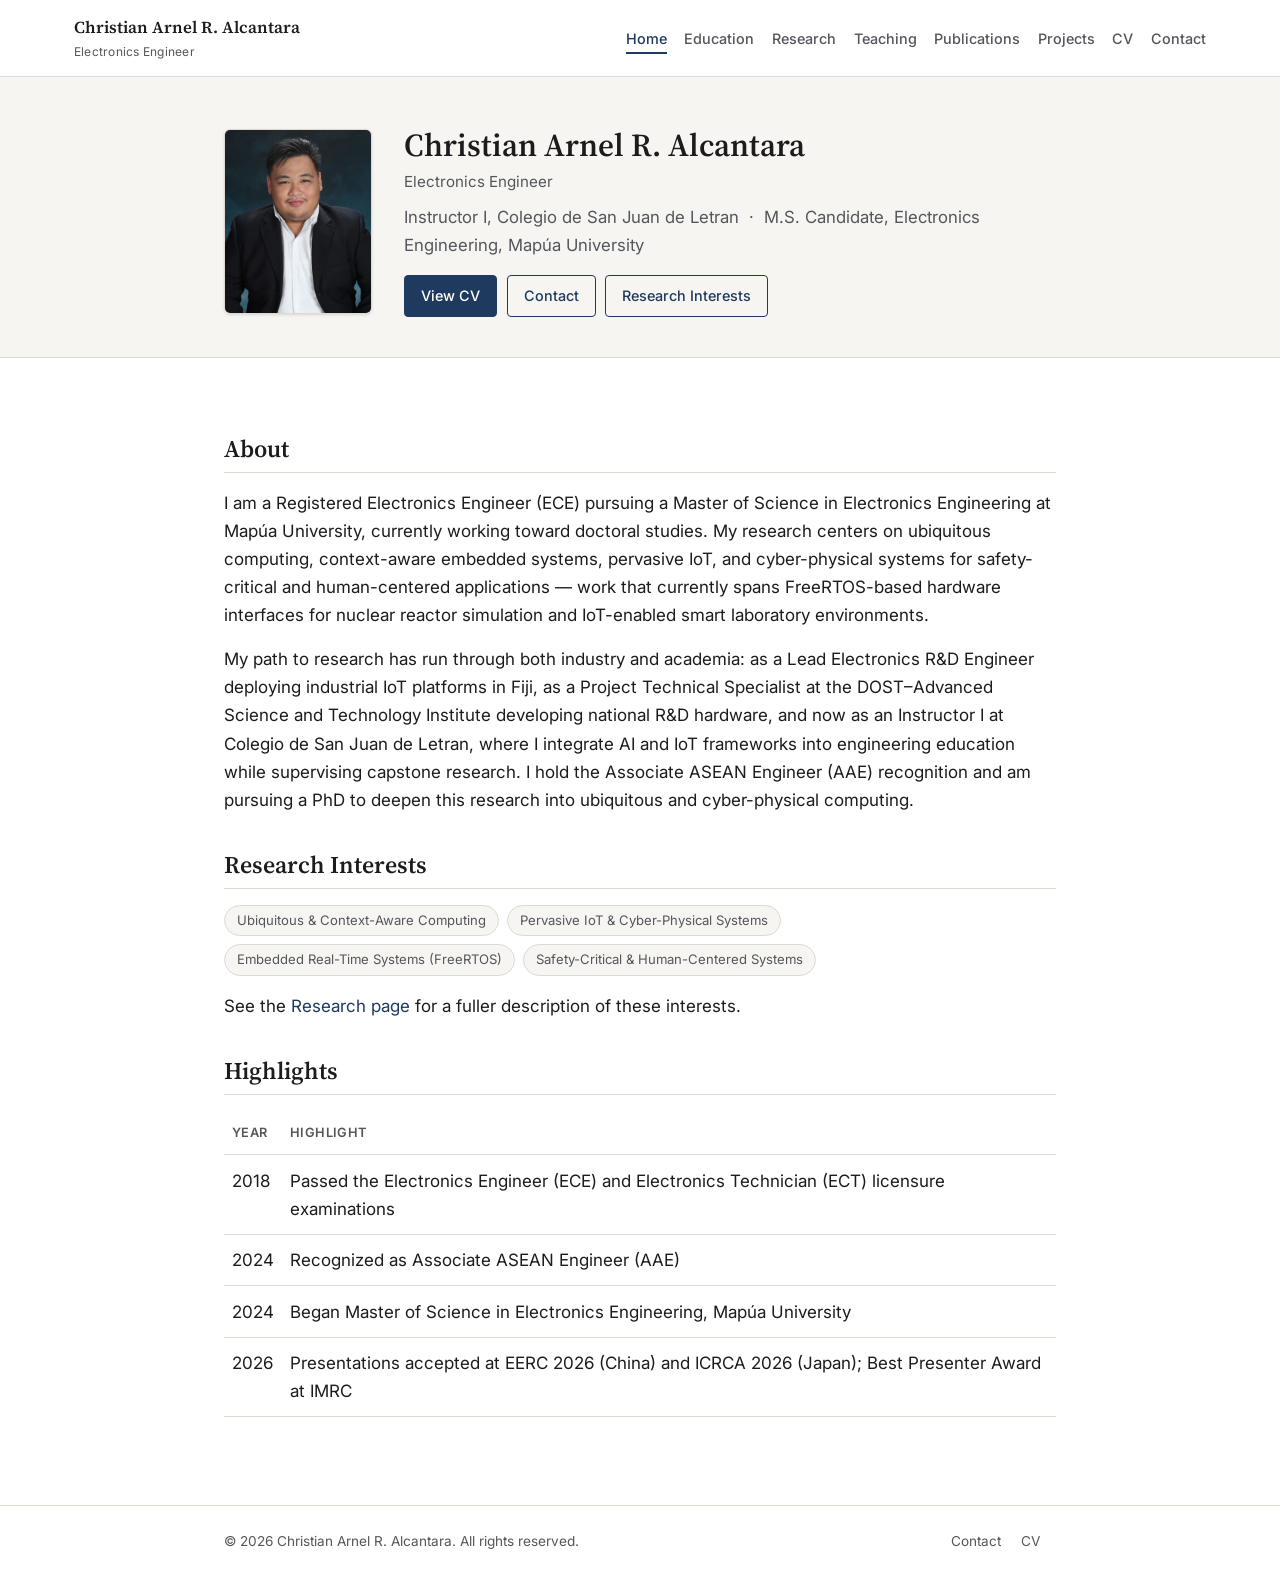
<file: index.html>
<!DOCTYPE html>
<html lang="en">
<head>
<meta charset="UTF-8">
<meta name="viewport" content="width=device-width, initial-scale=1.0">
<title>Christian Arnel R. Alcantara — Academic Portfolio</title>
<meta name="description" content="Academic portfolio of Christian Arnel R. Alcantara, Electronics Engineer — graduate researcher in Electronics Engineering.">
<link rel="icon" href="data:,">
<link rel="preconnect" href="https://fonts.googleapis.com">
<link href="https://fonts.googleapis.com/css2?family=Inter:wght@400;500;600&family=Source+Serif+Pro:wght@400;600;700&display=swap" rel="stylesheet">
<link rel="stylesheet" href="assets/css/style.css?v=2">
</head>
<body>

<header class="site-header">
  <div class="container">
    <a class="site-brand" href="index.html">Christian Arnel R. Alcantara <span>Electronics Engineer</span></a>
    <button class="nav-toggle" aria-label="Toggle navigation" aria-expanded="false">☰</button>
    <nav class="site-nav">
      <ul>
        <li><a href="index.html" class="active">Home</a></li>
        <li><a href="education.html">Education</a></li>
        <li><a href="research.html">Research</a></li>
        <li><a href="teaching.html">Teaching</a></li>
        <li><a href="publications.html">Publications</a></li>
        <li><a href="projects.html">Projects</a></li>
        <li><a href="cv.html">CV</a></li>
        <li><a href="contact.html">Contact</a></li>
      </ul>
    </nav>
  </div>
</header>

<section class="hero">
  <div class="container hero-inner">
    <img class="avatar-photo" src="assets/img/profile.jpg" alt="Christian Arnel R. Alcantara">
    <div class="hero-text">
      <h1>Christian Arnel R. Alcantara</h1>
      <p class="credentials">Electronics Engineer</p>
      <p class="tagline">Instructor I, Colegio de San Juan de Letran &nbsp;·&nbsp; M.S. Candidate, Electronics Engineering, Mapúa University</p>
      <div class="hero-links">
        <a class="btn primary" href="cv.html">View CV</a>
        <a class="btn" href="contact.html">Contact</a>
        <a class="btn" href="research.html">Research Interests</a>
      </div>
    </div>
  </div>
</section>

<main>
  <div class="container">

    <h2>About</h2>
    <p>
      I am a Registered Electronics Engineer (ECE) pursuing a Master of Science in Electronics Engineering at
      Mapúa University, currently working toward doctoral studies. My research centers on ubiquitous computing,
      context-aware embedded systems, pervasive IoT, and cyber-physical systems for safety-critical and
      human-centered applications — work that currently spans FreeRTOS-based hardware interfaces for nuclear
      reactor simulation and IoT-enabled smart laboratory environments.
    </p>
    <p>
      My path to research has run through both industry and academia: as a Lead Electronics R&amp;D Engineer
      deploying industrial IoT platforms in Fiji, as a Project Technical Specialist at the DOST–Advanced
      Science and Technology Institute developing national R&amp;D hardware, and now as an Instructor I at
      Colegio de San Juan de Letran, where I integrate AI and IoT frameworks into engineering education while
      supervising capstone research. I hold the Associate ASEAN Engineer (AAE) recognition and am pursuing a
      PhD to deepen this research into ubiquitous and cyber-physical computing.
    </p>

    <h2>Research Interests</h2>
    <ul class="tag-list">
      <li>Ubiquitous &amp; Context-Aware Computing</li>
      <li>Pervasive IoT &amp; Cyber-Physical Systems</li>
      <li>Embedded Real-Time Systems (FreeRTOS)</li>
      <li>Safety-Critical &amp; Human-Centered Systems</li>
    </ul>
    <p>See the <a href="research.html">Research page</a> for a fuller description of these interests.</p>

    <h2>Highlights</h2>
    <table class="timeline">
      <tr><th>Year</th><th>Highlight</th></tr>
      <tr><td>2018</td><td>Passed the Electronics Engineer (ECE) and Electronics Technician (ECT) licensure examinations</td></tr>
      <tr><td>2024</td><td>Recognized as Associate ASEAN Engineer (AAE)</td></tr>
      <tr><td>2024</td><td>Began Master of Science in Electronics Engineering, Mapúa University</td></tr>
      <tr><td>2026</td><td>Presentations accepted at EERC 2026 (China) and ICRCA 2026 (Japan); Best Presenter Award at IMRC</td></tr>
    </table>

  </div>
</main>

<footer class="site-footer">
  <div class="container">
    <div>© <span data-year>2026</span> Christian Arnel R. Alcantara. All rights reserved.</div>
    <div class="footer-links">
      <a href="contact.html">Contact</a>
      <a href="cv.html">CV</a>
    </div>
  </div>
</footer>

<script src="assets/js/main.js"></script>
</body>
</html>
</file>
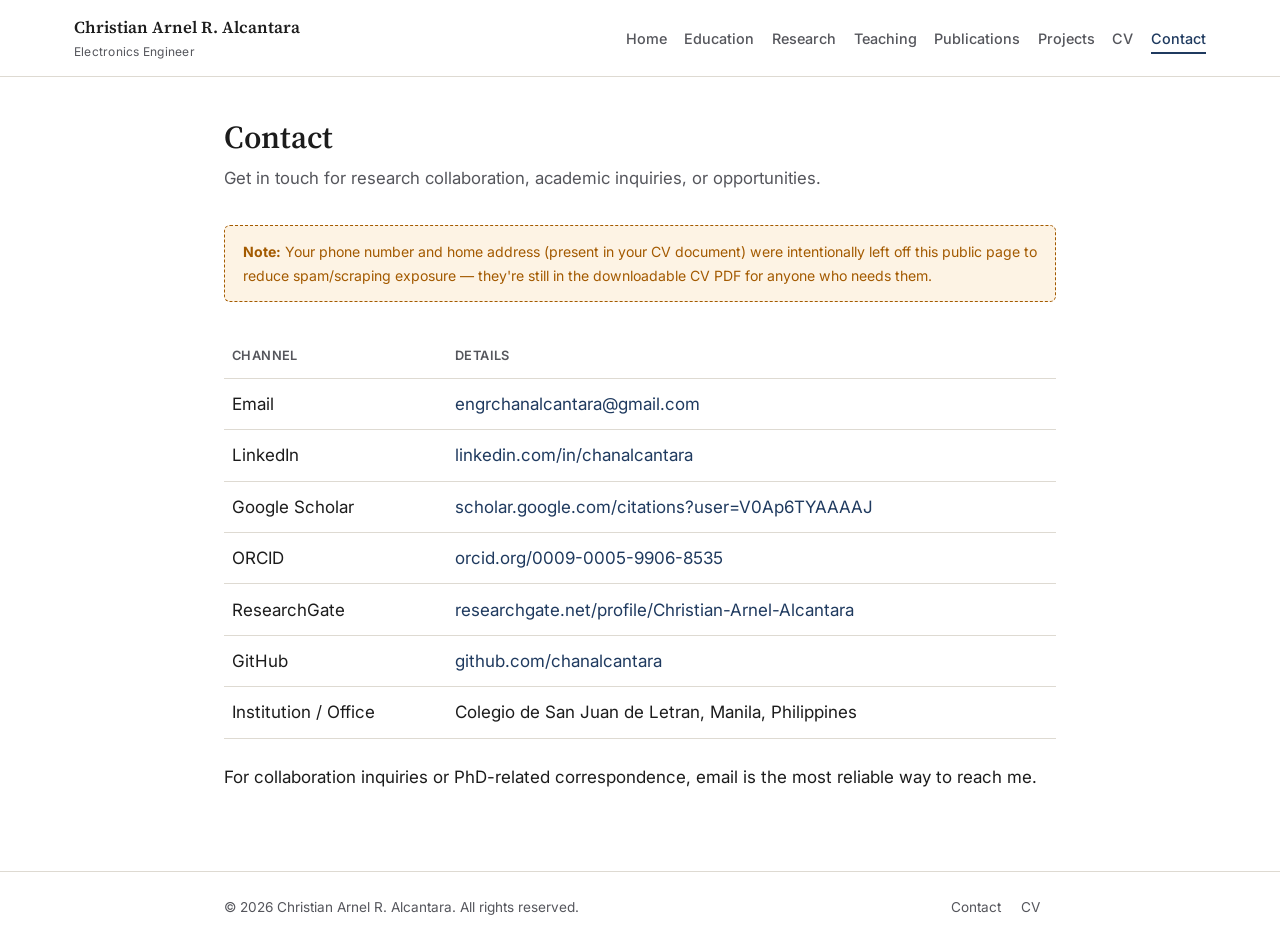
<file: contact.html>
<!DOCTYPE html>
<html lang="en">
<head>
<meta charset="UTF-8">
<meta name="viewport" content="width=device-width, initial-scale=1.0">
<title>Contact — Christian Arnel R. Alcantara</title>
<meta name="description" content="Contact information for Christian Arnel R. Alcantara.">
<link rel="icon" href="data:,">
<link rel="preconnect" href="https://fonts.googleapis.com">
<link href="https://fonts.googleapis.com/css2?family=Inter:wght@400;500;600&family=Source+Serif+Pro:wght@400;600;700&display=swap" rel="stylesheet">
<link rel="stylesheet" href="assets/css/style.css?v=2">
</head>
<body>

<header class="site-header">
  <div class="container">
    <a class="site-brand" href="index.html">Christian Arnel R. Alcantara <span>Electronics Engineer</span></a>
    <button class="nav-toggle" aria-label="Toggle navigation" aria-expanded="false">☰</button>
    <nav class="site-nav">
      <ul>
        <li><a href="index.html">Home</a></li>
        <li><a href="education.html">Education</a></li>
        <li><a href="research.html">Research</a></li>
        <li><a href="teaching.html">Teaching</a></li>
        <li><a href="publications.html">Publications</a></li>
        <li><a href="projects.html">Projects</a></li>
        <li><a href="cv.html">CV</a></li>
        <li><a href="contact.html" class="active">Contact</a></li>
      </ul>
    </nav>
  </div>
</header>

<main>
  <div class="container">
    <h1 class="page-title">Contact</h1>
    <p class="page-lede">Get in touch for research collaboration, academic inquiries, or opportunities.</p>

    <div class="edit-note">
      <strong>Note:</strong> Your phone number and home address (present in your CV document) were
      intentionally left off this public page to reduce spam/scraping exposure — they're still in the
      downloadable CV PDF for anyone who needs them.
    </div>

    <table class="timeline">
      <tr><th>Channel</th><th>Details</th></tr>
      <tr>
        <td>Email</td>
        <td><a href="mailto:engrchanalcantara@gmail.com">engrchanalcantara@gmail.com</a></td>
      </tr>
      <tr>
        <td>LinkedIn</td>
        <td><a href="https://www.linkedin.com/in/chanalcantara/">linkedin.com/in/chanalcantara</a></td>
      </tr>
      <tr>
        <td>Google Scholar</td>
        <td><a href="https://scholar.google.com/citations?user=V0Ap6TYAAAAJ&hl=en">scholar.google.com/citations?user=V0Ap6TYAAAAJ</a></td>
      </tr>
      <tr>
        <td>ORCID</td>
        <td><a href="https://orcid.org/0009-0005-9906-8535">orcid.org/0009-0005-9906-8535</a></td>
      </tr>
      <tr>
        <td>ResearchGate</td>
        <td><a href="https://www.researchgate.net/profile/Christian-Arnel-Alcantara">researchgate.net/profile/Christian-Arnel-Alcantara</a></td>
      </tr>
      <tr>
        <td>GitHub</td>
        <td><a href="https://github.com/chanalcantara">github.com/chanalcantara</a></td>
      </tr>
      <tr>
        <td>Institution / Office</td>
        <td>Colegio de San Juan de Letran, Manila, Philippines</td>
      </tr>
    </table>

    <p>
      For collaboration inquiries or PhD-related correspondence, email is the most reliable way to reach me.
    </p>
  </div>
</main>

<footer class="site-footer">
  <div class="container">
    <div>© <span data-year>2026</span> Christian Arnel R. Alcantara. All rights reserved.</div>
    <div class="footer-links">
      <a href="contact.html">Contact</a>
      <a href="cv.html">CV</a>
    </div>
  </div>
</footer>

<script src="assets/js/main.js"></script>
</body>
</html>
</file>
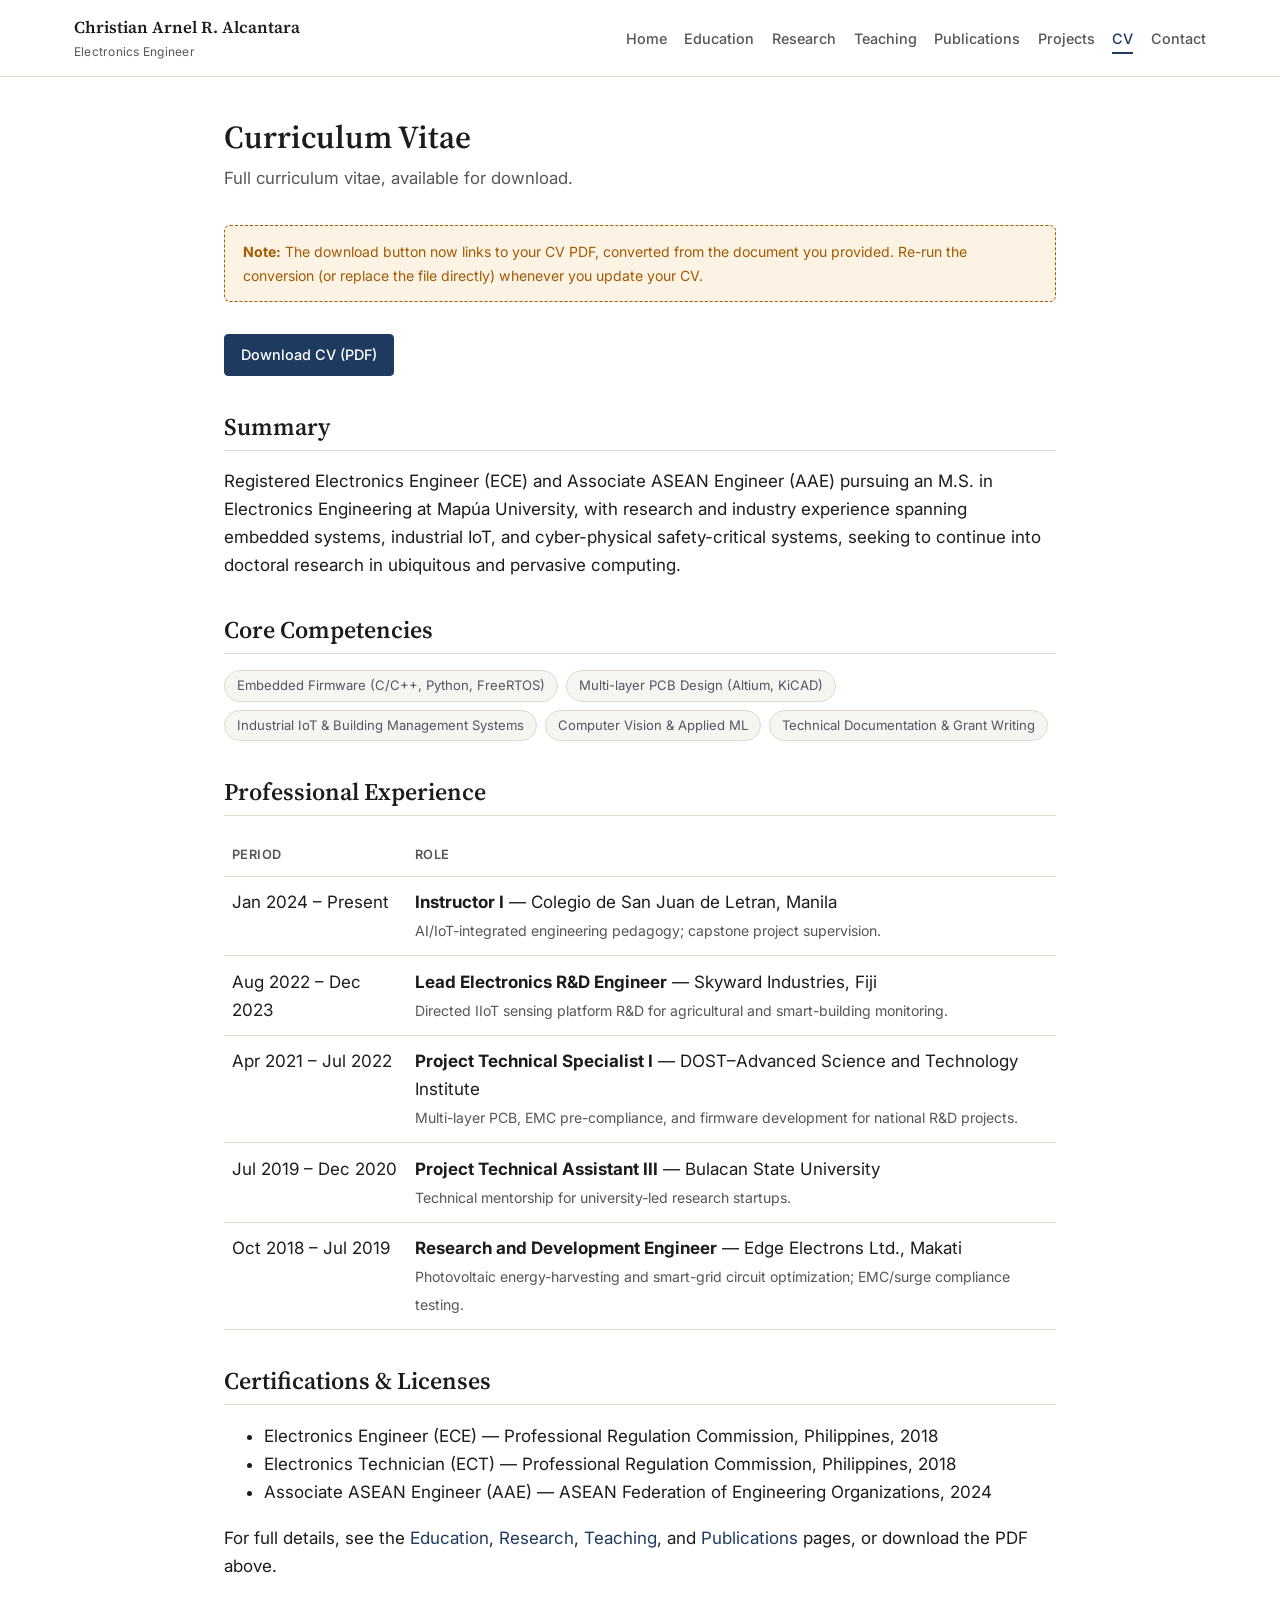
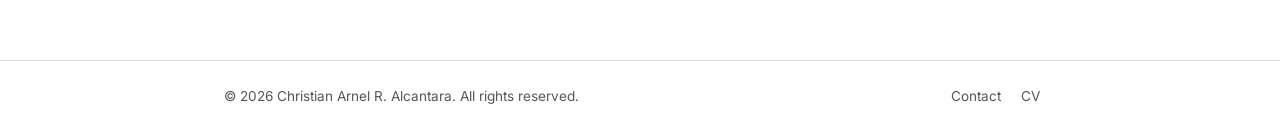
<file: cv.html>
<!DOCTYPE html>
<html lang="en">
<head>
<meta charset="UTF-8">
<meta name="viewport" content="width=device-width, initial-scale=1.0">
<title>CV — Christian Arnel R. Alcantara</title>
<meta name="description" content="Curriculum vitae of Christian Arnel R. Alcantara, Electronics Engineer.">
<link rel="icon" href="data:,">
<link rel="preconnect" href="https://fonts.googleapis.com">
<link href="https://fonts.googleapis.com/css2?family=Inter:wght@400;500;600&family=Source+Serif+Pro:wght@400;600;700&display=swap" rel="stylesheet">
<link rel="stylesheet" href="assets/css/style.css?v=2">
</head>
<body>

<header class="site-header">
  <div class="container">
    <a class="site-brand" href="index.html">Christian Arnel R. Alcantara <span>Electronics Engineer</span></a>
    <button class="nav-toggle" aria-label="Toggle navigation" aria-expanded="false">☰</button>
    <nav class="site-nav">
      <ul>
        <li><a href="index.html">Home</a></li>
        <li><a href="education.html">Education</a></li>
        <li><a href="research.html">Research</a></li>
        <li><a href="teaching.html">Teaching</a></li>
        <li><a href="publications.html">Publications</a></li>
        <li><a href="projects.html">Projects</a></li>
        <li><a href="cv.html" class="active">CV</a></li>
        <li><a href="contact.html">Contact</a></li>
      </ul>
    </nav>
  </div>
</header>

<main>
  <div class="container">
    <h1 class="page-title">Curriculum Vitae</h1>
    <p class="page-lede">Full curriculum vitae, available for download.</p>

    <div class="edit-note">
      <strong>Note:</strong> The download button now links to your CV PDF, converted from the document you
      provided. Re-run the conversion (or replace the file directly) whenever you update your CV.
    </div>

    <p>
      <a class="btn primary" href="files/CV-Christian-Alcantara.pdf" download>Download CV (PDF)</a>
    </p>

    <h2>Summary</h2>
    <p>
      Registered Electronics Engineer (ECE) and Associate ASEAN Engineer (AAE) pursuing an M.S. in Electronics
      Engineering at Mapúa University, with research and industry experience spanning embedded systems,
      industrial IoT, and cyber-physical safety-critical systems, seeking to continue into doctoral research
      in ubiquitous and pervasive computing.
    </p>

    <h2>Core Competencies</h2>
    <ul class="tag-list">
      <li>Embedded Firmware (C/C++, Python, FreeRTOS)</li>
      <li>Multi-layer PCB Design (Altium, KiCAD)</li>
      <li>Industrial IoT &amp; Building Management Systems</li>
      <li>Computer Vision &amp; Applied ML</li>
      <li>Technical Documentation &amp; Grant Writing</li>
    </ul>

    <h2>Professional Experience</h2>
    <table class="timeline">
      <tr><th>Period</th><th>Role</th></tr>
      <tr>
        <td>Jan 2024 – Present</td>
        <td>
          <strong>Instructor I</strong> — Colegio de San Juan de Letran, Manila<br>
          <span class="meta">AI/IoT-integrated engineering pedagogy; capstone project supervision.</span>
        </td>
      </tr>
      <tr>
        <td>Aug 2022 – Dec 2023</td>
        <td>
          <strong>Lead Electronics R&amp;D Engineer</strong> — Skyward Industries, Fiji<br>
          <span class="meta">Directed IIoT sensing platform R&amp;D for agricultural and smart-building monitoring.</span>
        </td>
      </tr>
      <tr>
        <td>Apr 2021 – Jul 2022</td>
        <td>
          <strong>Project Technical Specialist I</strong> — DOST–Advanced Science and Technology Institute<br>
          <span class="meta">Multi-layer PCB, EMC pre-compliance, and firmware development for national R&amp;D projects.</span>
        </td>
      </tr>
      <tr>
        <td>Jul 2019 – Dec 2020</td>
        <td>
          <strong>Project Technical Assistant III</strong> — Bulacan State University<br>
          <span class="meta">Technical mentorship for university-led research startups.</span>
        </td>
      </tr>
      <tr>
        <td>Oct 2018 – Jul 2019</td>
        <td>
          <strong>Research and Development Engineer</strong> — Edge Electrons Ltd., Makati<br>
          <span class="meta">Photovoltaic energy-harvesting and smart-grid circuit optimization; EMC/surge compliance testing.</span>
        </td>
      </tr>
    </table>

    <h2>Certifications &amp; Licenses</h2>
    <ul>
      <li>Electronics Engineer (ECE) — Professional Regulation Commission, Philippines, 2018</li>
      <li>Electronics Technician (ECT) — Professional Regulation Commission, Philippines, 2018</li>
      <li>Associate ASEAN Engineer (AAE) — ASEAN Federation of Engineering Organizations, 2024</li>
    </ul>

    <p>For full details, see the <a href="education.html">Education</a>, <a href="research.html">Research</a>,
    <a href="teaching.html">Teaching</a>, and <a href="publications.html">Publications</a> pages, or download
    the PDF above.</p>
  </div>
</main>

<footer class="site-footer">
  <div class="container">
    <div>© <span data-year>2026</span> Christian Arnel R. Alcantara. All rights reserved.</div>
    <div class="footer-links">
      <a href="contact.html">Contact</a>
      <a href="cv.html">CV</a>
    </div>
  </div>
</footer>

<script src="assets/js/main.js"></script>
</body>
</html>
</file>
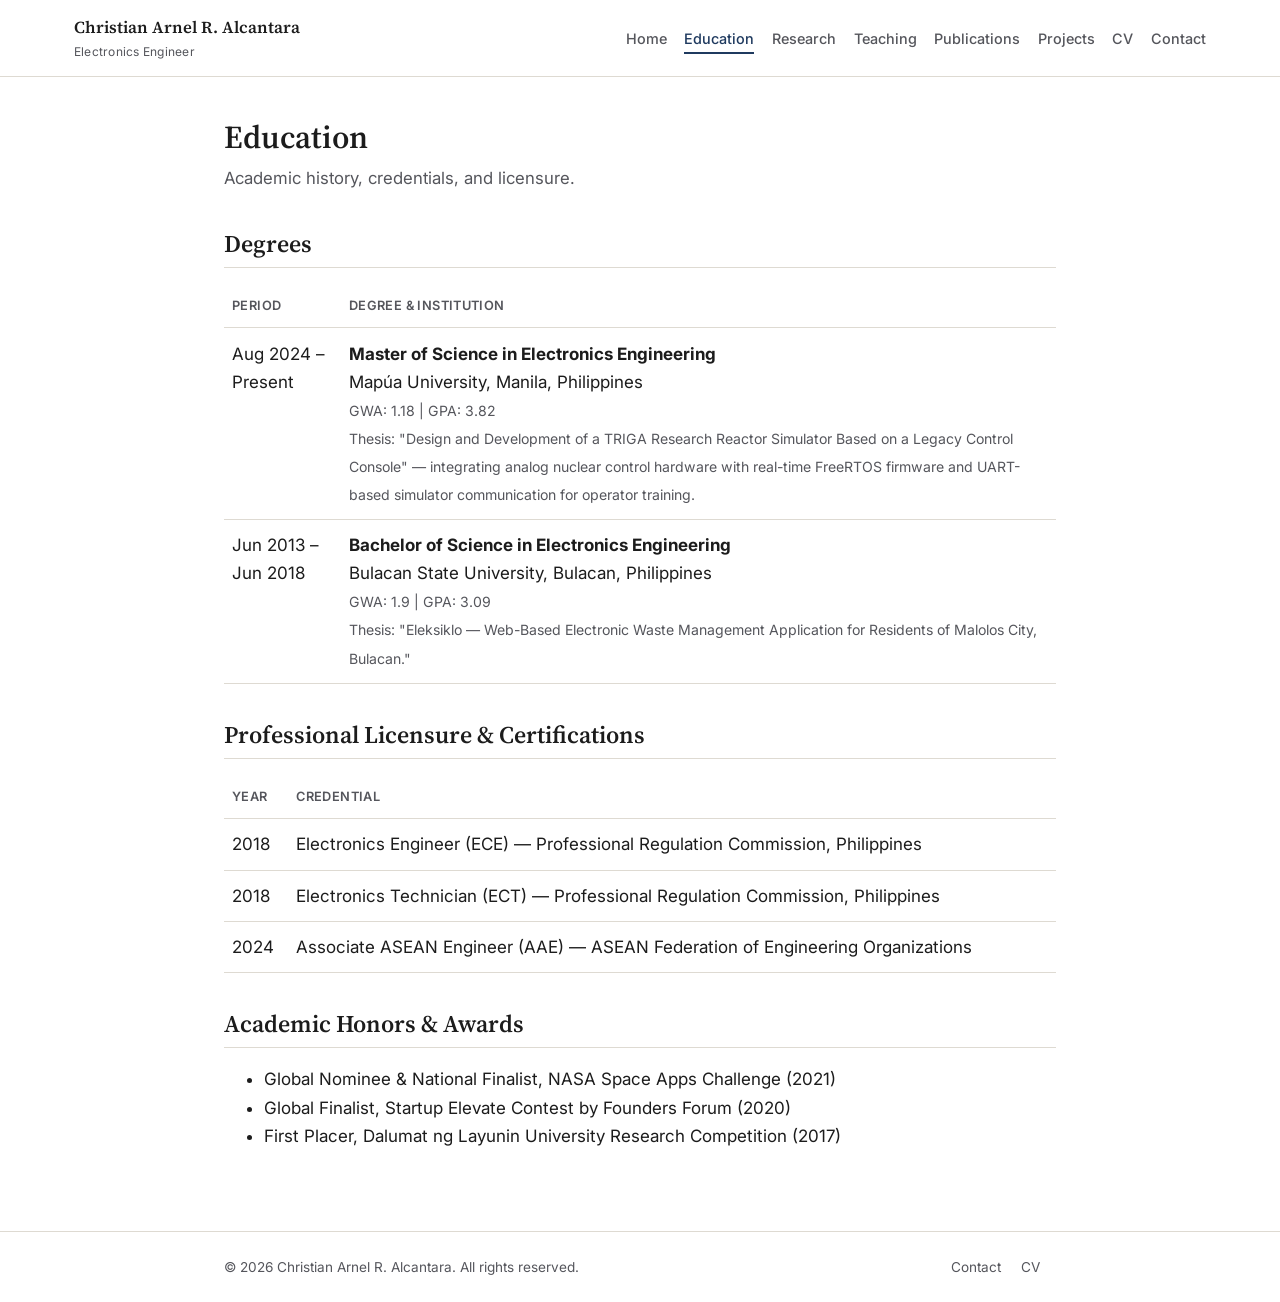
<file: education.html>
<!DOCTYPE html>
<html lang="en">
<head>
<meta charset="UTF-8">
<meta name="viewport" content="width=device-width, initial-scale=1.0">
<title>Education — Christian Arnel R. Alcantara</title>
<meta name="description" content="Educational background of Christian Arnel R. Alcantara, Electronics Engineer.">
<link rel="icon" href="data:,">
<link rel="preconnect" href="https://fonts.googleapis.com">
<link href="https://fonts.googleapis.com/css2?family=Inter:wght@400;500;600&family=Source+Serif+Pro:wght@400;600;700&display=swap" rel="stylesheet">
<link rel="stylesheet" href="assets/css/style.css?v=2">
</head>
<body>

<header class="site-header">
  <div class="container">
    <a class="site-brand" href="index.html">Christian Arnel R. Alcantara <span>Electronics Engineer</span></a>
    <button class="nav-toggle" aria-label="Toggle navigation" aria-expanded="false">☰</button>
    <nav class="site-nav">
      <ul>
        <li><a href="index.html">Home</a></li>
        <li><a href="education.html" class="active">Education</a></li>
        <li><a href="research.html">Research</a></li>
        <li><a href="teaching.html">Teaching</a></li>
        <li><a href="publications.html">Publications</a></li>
        <li><a href="projects.html">Projects</a></li>
        <li><a href="cv.html">CV</a></li>
        <li><a href="contact.html">Contact</a></li>
      </ul>
    </nav>
  </div>
</header>

<main>
  <div class="container">
    <h1 class="page-title">Education</h1>
    <p class="page-lede">Academic history, credentials, and licensure.</p>

    <h2>Degrees</h2>
    <table class="timeline">
      <tr><th>Period</th><th>Degree &amp; Institution</th></tr>
      <tr>
        <td>Aug 2024 – Present</td>
        <td>
          <strong>Master of Science in Electronics Engineering</strong><br>
          Mapúa University, Manila, Philippines<br>
          <span class="meta">GWA: 1.18 | GPA: 3.82</span><br>
          <span class="meta">Thesis: "Design and Development of a TRIGA Research Reactor Simulator Based on a
          Legacy Control Console" — integrating analog nuclear control hardware with real-time FreeRTOS
          firmware and UART-based simulator communication for operator training.</span>
        </td>
      </tr>
      <tr>
        <td>Jun 2013 – Jun 2018</td>
        <td>
          <strong>Bachelor of Science in Electronics Engineering</strong><br>
          Bulacan State University, Bulacan, Philippines<br>
          <span class="meta">GWA: 1.9 | GPA: 3.09</span><br>
          <span class="meta">Thesis: "Eleksiklo — Web-Based Electronic Waste Management Application for
          Residents of Malolos City, Bulacan."</span>
        </td>
      </tr>
    </table>

    <h2>Professional Licensure &amp; Certifications</h2>
    <table class="timeline">
      <tr><th>Year</th><th>Credential</th></tr>
      <tr><td>2018</td><td>Electronics Engineer (ECE) — Professional Regulation Commission, Philippines</td></tr>
      <tr><td>2018</td><td>Electronics Technician (ECT) — Professional Regulation Commission, Philippines</td></tr>
      <tr><td>2024</td><td>Associate ASEAN Engineer (AAE) — ASEAN Federation of Engineering Organizations</td></tr>
    </table>

    <h2>Academic Honors &amp; Awards</h2>
    <ul>
      <li>Global Nominee &amp; National Finalist, NASA Space Apps Challenge (2021)</li>
      <li>Global Finalist, Startup Elevate Contest by Founders Forum (2020)</li>
      <li>First Placer, Dalumat ng Layunin University Research Competition (2017)</li>
    </ul>
  </div>
</main>

<footer class="site-footer">
  <div class="container">
    <div>© <span data-year>2026</span> Christian Arnel R. Alcantara. All rights reserved.</div>
    <div class="footer-links">
      <a href="contact.html">Contact</a>
      <a href="cv.html">CV</a>
    </div>
  </div>
</footer>

<script src="assets/js/main.js"></script>
</body>
</html>
</file>
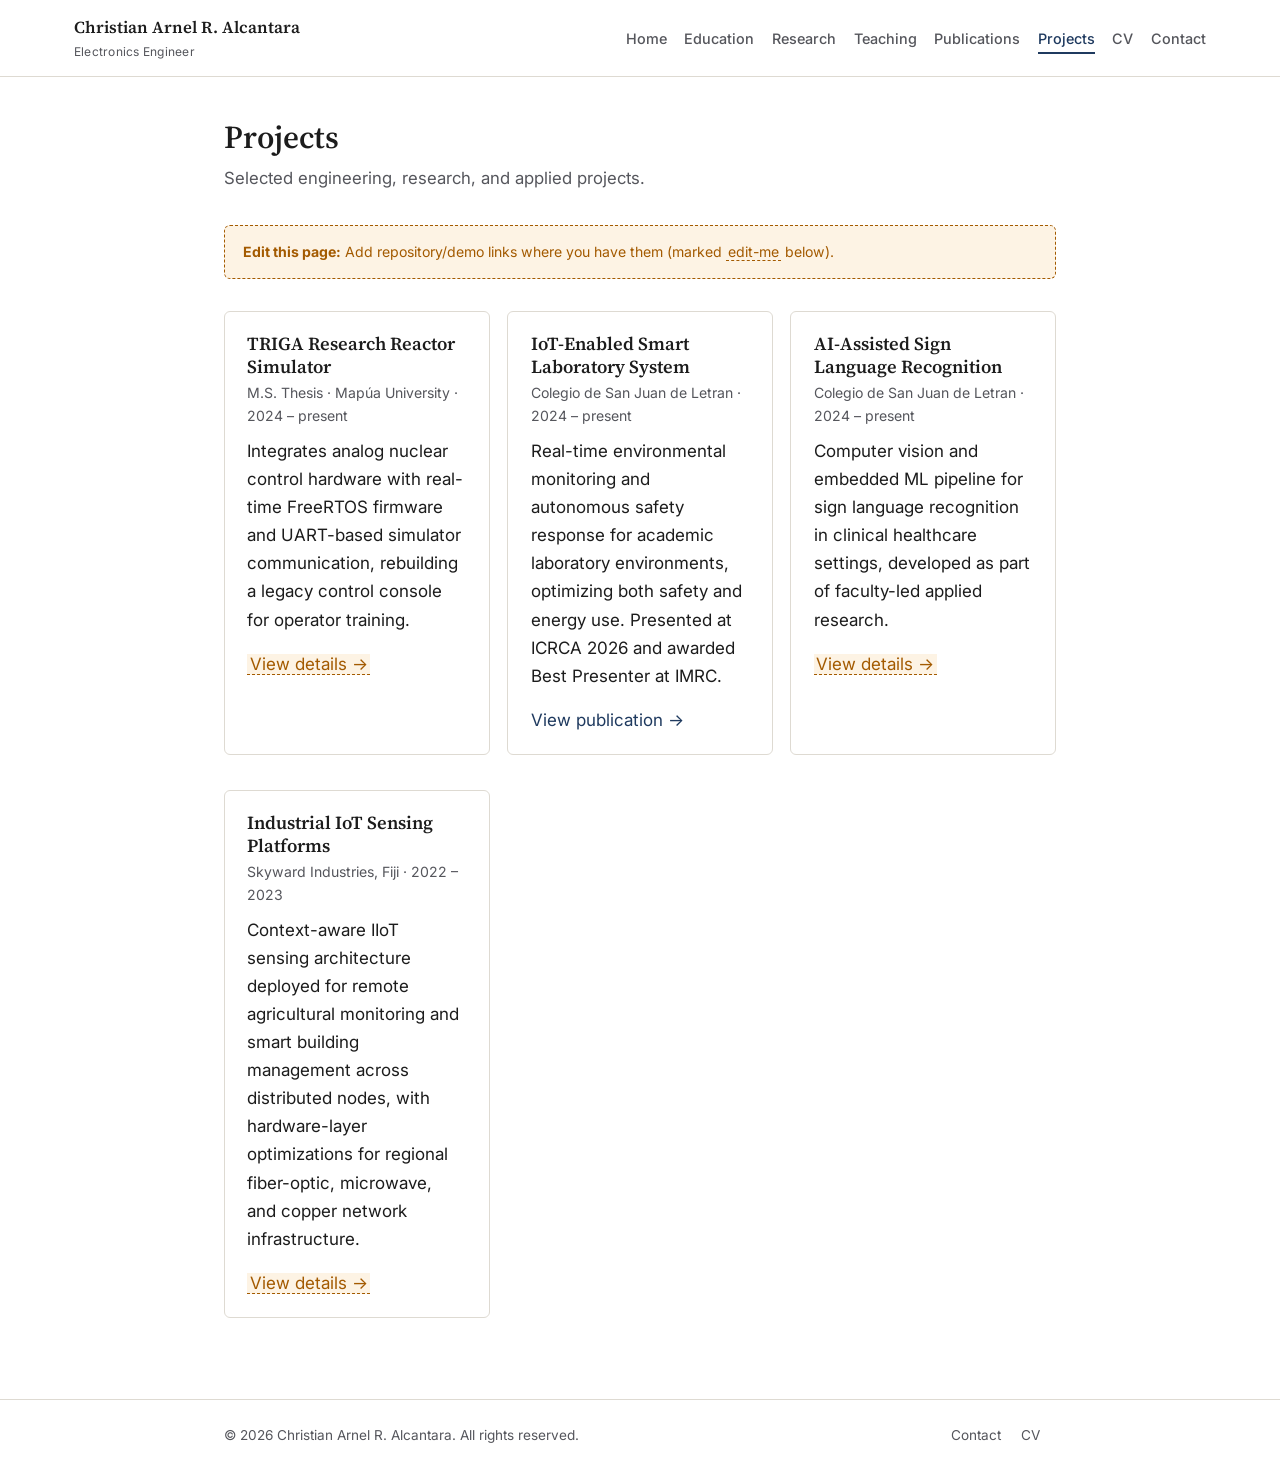
<file: projects.html>
<!DOCTYPE html>
<html lang="en">
<head>
<meta charset="UTF-8">
<meta name="viewport" content="width=device-width, initial-scale=1.0">
<title>Projects — Christian Arnel R. Alcantara</title>
<meta name="description" content="Selected engineering and research projects by Christian Arnel R. Alcantara.">
<link rel="icon" href="data:,">
<link rel="preconnect" href="https://fonts.googleapis.com">
<link href="https://fonts.googleapis.com/css2?family=Inter:wght@400;500;600&family=Source+Serif+Pro:wght@400;600;700&display=swap" rel="stylesheet">
<link rel="stylesheet" href="assets/css/style.css?v=2">
</head>
<body>

<header class="site-header">
  <div class="container">
    <a class="site-brand" href="index.html">Christian Arnel R. Alcantara <span>Electronics Engineer</span></a>
    <button class="nav-toggle" aria-label="Toggle navigation" aria-expanded="false">☰</button>
    <nav class="site-nav">
      <ul>
        <li><a href="index.html">Home</a></li>
        <li><a href="education.html">Education</a></li>
        <li><a href="research.html">Research</a></li>
        <li><a href="teaching.html">Teaching</a></li>
        <li><a href="publications.html">Publications</a></li>
        <li><a href="projects.html" class="active">Projects</a></li>
        <li><a href="cv.html">CV</a></li>
        <li><a href="contact.html">Contact</a></li>
      </ul>
    </nav>
  </div>
</header>

<main>
  <div class="container">
    <h1 class="page-title">Projects</h1>
    <p class="page-lede">Selected engineering, research, and applied projects.</p>

    <div class="edit-note">
      <strong>Edit this page:</strong> Add repository/demo links where you have them (marked
      <span class="edit-me">edit-me</span> below).
    </div>

    <div class="project-grid">
      <div class="card">
        <h3>TRIGA Research Reactor Simulator</h3>
        <p class="meta">M.S. Thesis · Mapúa University · 2024 – present</p>
        <p>Integrates analog nuclear control hardware with real-time FreeRTOS firmware and UART-based
        simulator communication, rebuilding a legacy control console for operator training.</p>
        <a class="edit-me" href="#">View details →</a>
      </div>

      <div class="card">
        <h3>IoT-Enabled Smart Laboratory System</h3>
        <p class="meta">Colegio de San Juan de Letran · 2024 – present</p>
        <p>Real-time environmental monitoring and autonomous safety response for academic laboratory
        environments, optimizing both safety and energy use. Presented at ICRCA 2026 and awarded Best
        Presenter at IMRC.</p>
        <a href="publications.html">View publication →</a>
      </div>

      <div class="card">
        <h3>AI-Assisted Sign Language Recognition</h3>
        <p class="meta">Colegio de San Juan de Letran · 2024 – present</p>
        <p>Computer vision and embedded ML pipeline for sign language recognition in clinical healthcare
        settings, developed as part of faculty-led applied research.</p>
        <a class="edit-me" href="#">View details →</a>
      </div>

      <div class="card">
        <h3>Industrial IoT Sensing Platforms</h3>
        <p class="meta">Skyward Industries, Fiji · 2022 – 2023</p>
        <p>Context-aware IIoT sensing architecture deployed for remote agricultural monitoring and smart
        building management across distributed nodes, with hardware-layer optimizations for regional
        fiber-optic, microwave, and copper network infrastructure.</p>
        <a class="edit-me" href="#">View details →</a>
      </div>
    </div>
  </div>
</main>

<footer class="site-footer">
  <div class="container">
    <div>© <span data-year>2026</span> Christian Arnel R. Alcantara. All rights reserved.</div>
    <div class="footer-links">
      <a href="contact.html">Contact</a>
      <a href="cv.html">CV</a>
    </div>
  </div>
</footer>

<script src="assets/js/main.js"></script>
</body>
</html>
</file>
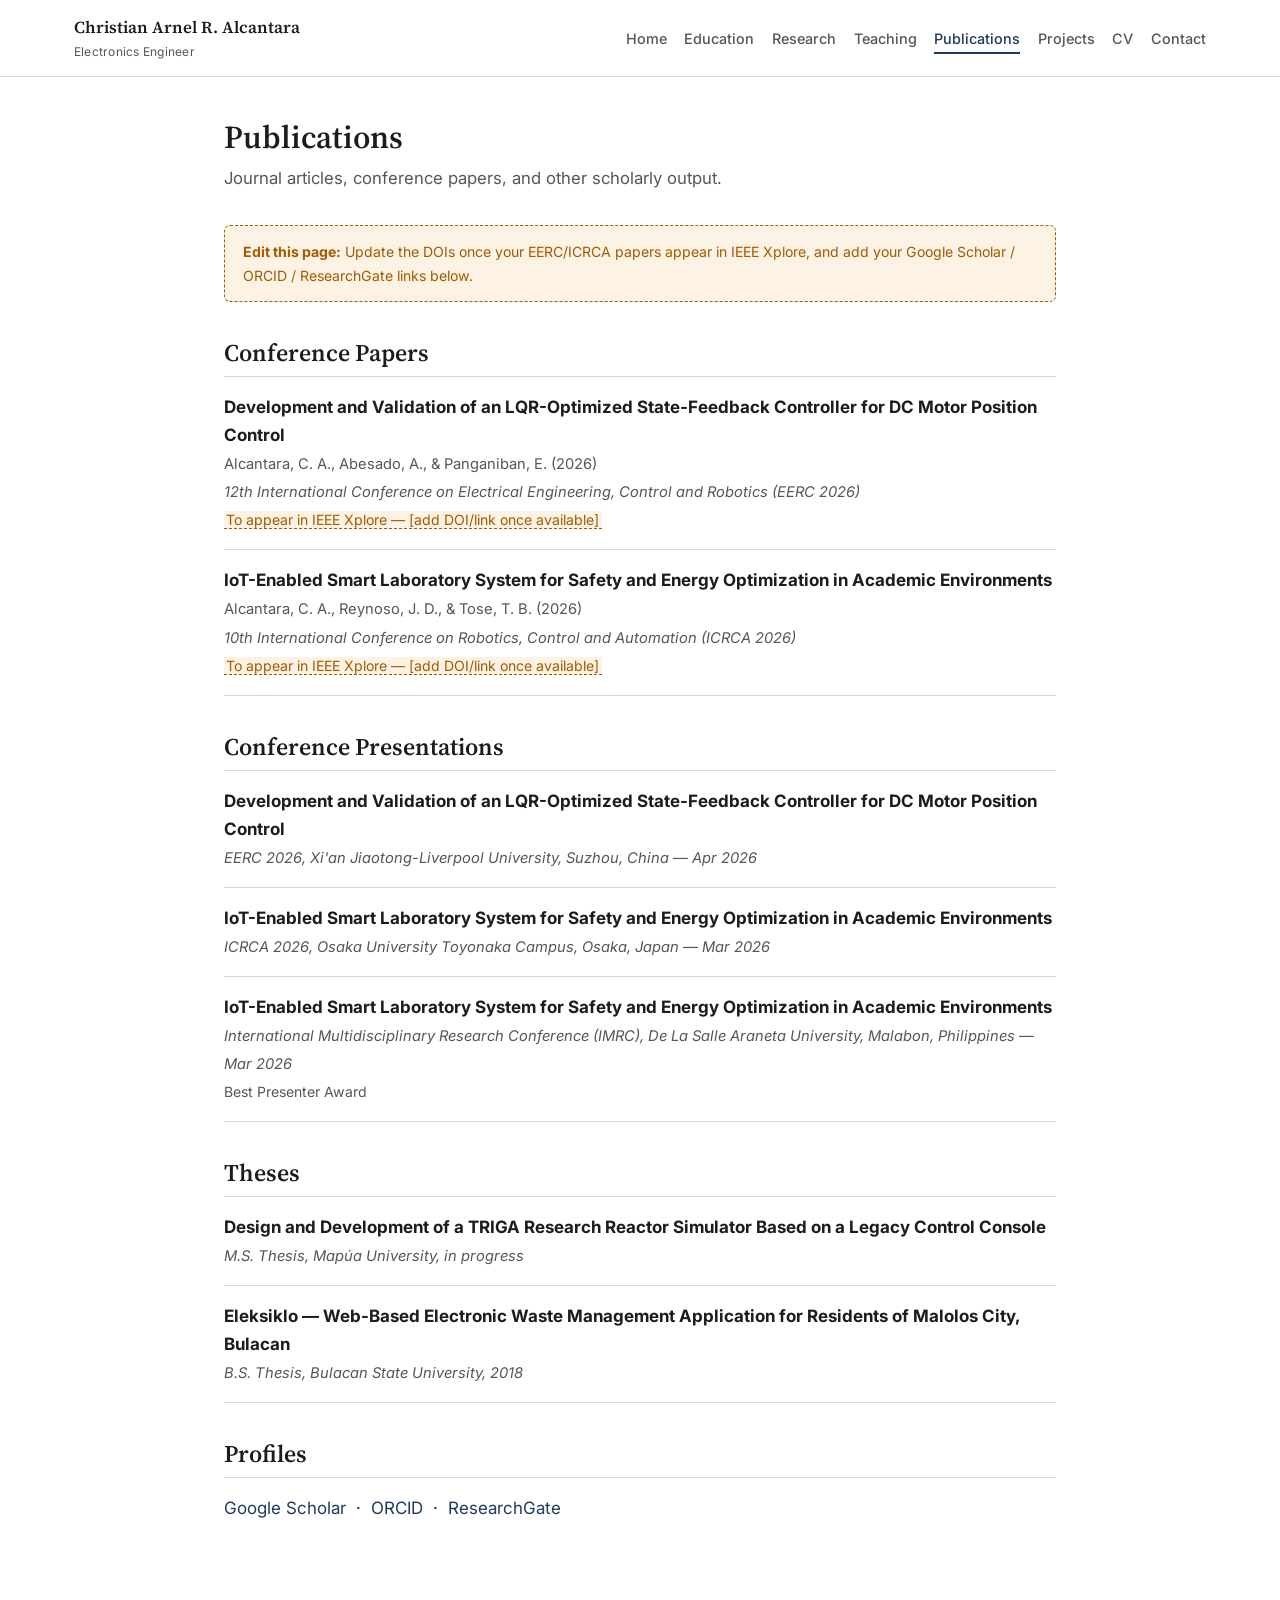
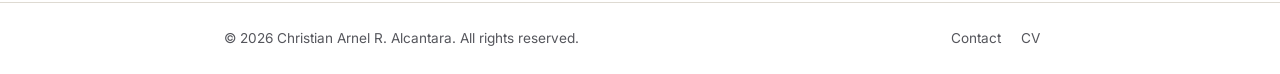
<file: publications.html>
<!DOCTYPE html>
<html lang="en">
<head>
<meta charset="UTF-8">
<meta name="viewport" content="width=device-width, initial-scale=1.0">
<title>Publications — Christian Arnel R. Alcantara</title>
<meta name="description" content="Publications and conference presentations of Christian Arnel R. Alcantara.">
<link rel="icon" href="data:,">
<link rel="preconnect" href="https://fonts.googleapis.com">
<link href="https://fonts.googleapis.com/css2?family=Inter:wght@400;500;600&family=Source+Serif+Pro:wght@400;600;700&display=swap" rel="stylesheet">
<link rel="stylesheet" href="assets/css/style.css?v=2">
</head>
<body>

<header class="site-header">
  <div class="container">
    <a class="site-brand" href="index.html">Christian Arnel R. Alcantara <span>Electronics Engineer</span></a>
    <button class="nav-toggle" aria-label="Toggle navigation" aria-expanded="false">☰</button>
    <nav class="site-nav">
      <ul>
        <li><a href="index.html">Home</a></li>
        <li><a href="education.html">Education</a></li>
        <li><a href="research.html">Research</a></li>
        <li><a href="teaching.html">Teaching</a></li>
        <li><a href="publications.html" class="active">Publications</a></li>
        <li><a href="projects.html">Projects</a></li>
        <li><a href="cv.html">CV</a></li>
        <li><a href="contact.html">Contact</a></li>
      </ul>
    </nav>
  </div>
</header>

<main>
  <div class="container">
    <h1 class="page-title">Publications</h1>
    <p class="page-lede">Journal articles, conference papers, and other scholarly output.</p>

    <div class="edit-note">
      <strong>Edit this page:</strong> Update the DOIs once your EERC/ICRCA papers appear in IEEE Xplore, and
      add your Google Scholar / ORCID / ResearchGate links below.
    </div>

    <h2>Conference Papers</h2>
    <ul class="pub-list">
      <li>
        <strong>Development and Validation of an LQR-Optimized State-Feedback Controller for DC Motor Position Control</strong><br>
        <span class="pub-authors">Alcantara, C. A., Abesado, A., &amp; Panganiban, E. (2026)</span><br>
        <span class="pub-venue">12th International Conference on Electrical Engineering, Control and Robotics (EERC 2026)</span><br>
        <span class="meta edit-me">To appear in IEEE Xplore — [add DOI/link once available]</span>
      </li>
      <li>
        <strong>IoT-Enabled Smart Laboratory System for Safety and Energy Optimization in Academic Environments</strong><br>
        <span class="pub-authors">Alcantara, C. A., Reynoso, J. D., &amp; Tose, T. B. (2026)</span><br>
        <span class="pub-venue">10th International Conference on Robotics, Control and Automation (ICRCA 2026)</span><br>
        <span class="meta edit-me">To appear in IEEE Xplore — [add DOI/link once available]</span>
      </li>
    </ul>

    <h2>Conference Presentations</h2>
    <ul class="pub-list">
      <li>
        <strong>Development and Validation of an LQR-Optimized State-Feedback Controller for DC Motor Position Control</strong><br>
        <span class="pub-venue">EERC 2026, Xi'an Jiaotong-Liverpool University, Suzhou, China — Apr 2026</span>
      </li>
      <li>
        <strong>IoT-Enabled Smart Laboratory System for Safety and Energy Optimization in Academic Environments</strong><br>
        <span class="pub-venue">ICRCA 2026, Osaka University Toyonaka Campus, Osaka, Japan — Mar 2026</span>
      </li>
      <li>
        <strong>IoT-Enabled Smart Laboratory System for Safety and Energy Optimization in Academic Environments</strong><br>
        <span class="pub-venue">International Multidisciplinary Research Conference (IMRC), De La Salle Araneta University, Malabon, Philippines — Mar 2026</span><br>
        <span class="meta">Best Presenter Award</span>
      </li>
    </ul>

    <h2>Theses</h2>
    <ul class="pub-list">
      <li>
        <strong>Design and Development of a TRIGA Research Reactor Simulator Based on a Legacy Control Console</strong><br>
        <span class="pub-venue">M.S. Thesis, Mapúa University, in progress</span>
      </li>
      <li>
        <strong>Eleksiklo — Web-Based Electronic Waste Management Application for Residents of Malolos City, Bulacan</strong><br>
        <span class="pub-venue">B.S. Thesis, Bulacan State University, 2018</span>
      </li>
    </ul>

    <h2>Profiles</h2>
    <p>
      <a href="https://scholar.google.com/citations?user=V0Ap6TYAAAAJ&hl=en">Google Scholar</a> &nbsp;·&nbsp;
      <a href="https://orcid.org/0009-0005-9906-8535">ORCID</a> &nbsp;·&nbsp;
      <a href="https://www.researchgate.net/profile/Christian-Arnel-Alcantara">ResearchGate</a>
    </p>
  </div>
</main>

<footer class="site-footer">
  <div class="container">
    <div>© <span data-year>2026</span> Christian Arnel R. Alcantara. All rights reserved.</div>
    <div class="footer-links">
      <a href="contact.html">Contact</a>
      <a href="cv.html">CV</a>
    </div>
  </div>
</footer>

<script src="assets/js/main.js"></script>
</body>
</html>
</file>
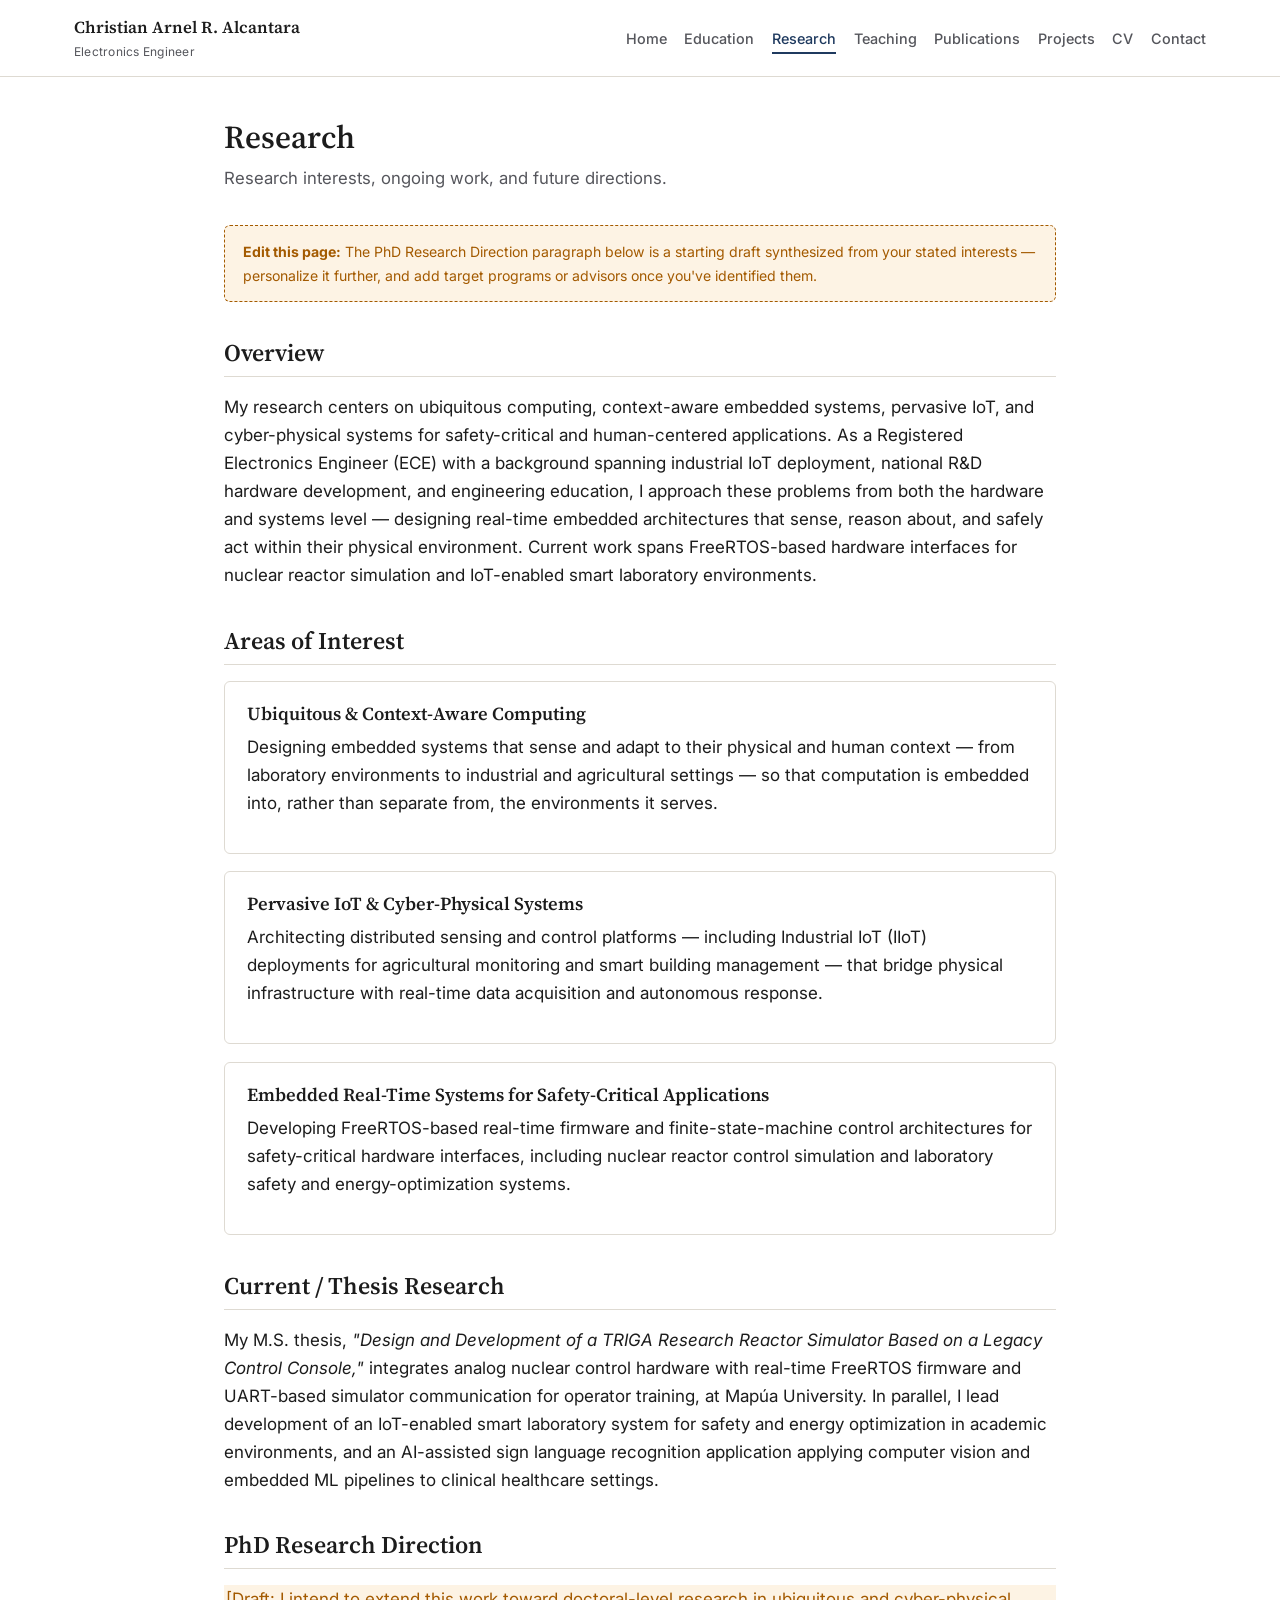
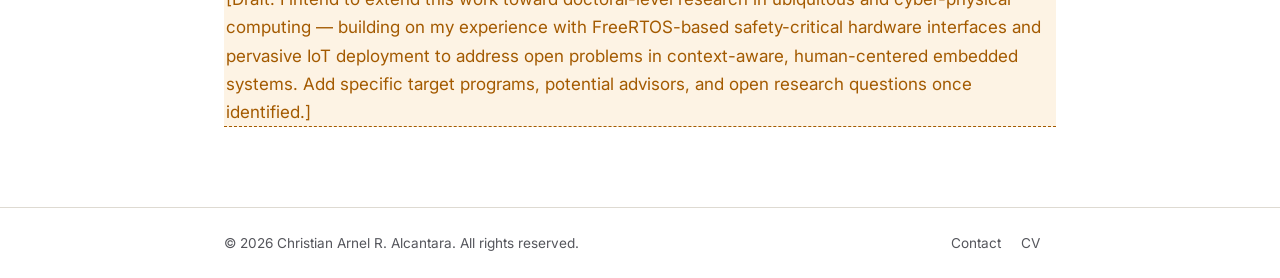
<file: research.html>
<!DOCTYPE html>
<html lang="en">
<head>
<meta charset="UTF-8">
<meta name="viewport" content="width=device-width, initial-scale=1.0">
<title>Research — Christian Arnel R. Alcantara</title>
<meta name="description" content="Research interests and ongoing work of Christian Arnel R. Alcantara.">
<link rel="icon" href="data:,">
<link rel="preconnect" href="https://fonts.googleapis.com">
<link href="https://fonts.googleapis.com/css2?family=Inter:wght@400;500;600&family=Source+Serif+Pro:wght@400;600;700&display=swap" rel="stylesheet">
<link rel="stylesheet" href="assets/css/style.css?v=2">
</head>
<body>

<header class="site-header">
  <div class="container">
    <a class="site-brand" href="index.html">Christian Arnel R. Alcantara <span>Electronics Engineer</span></a>
    <button class="nav-toggle" aria-label="Toggle navigation" aria-expanded="false">☰</button>
    <nav class="site-nav">
      <ul>
        <li><a href="index.html">Home</a></li>
        <li><a href="education.html">Education</a></li>
        <li><a href="research.html" class="active">Research</a></li>
        <li><a href="teaching.html">Teaching</a></li>
        <li><a href="publications.html">Publications</a></li>
        <li><a href="projects.html">Projects</a></li>
        <li><a href="cv.html">CV</a></li>
        <li><a href="contact.html">Contact</a></li>
      </ul>
    </nav>
  </div>
</header>

<main>
  <div class="container">
    <h1 class="page-title">Research</h1>
    <p class="page-lede">Research interests, ongoing work, and future directions.</p>

    <div class="edit-note">
      <strong>Edit this page:</strong> The PhD Research Direction paragraph below is a starting draft
      synthesized from your stated interests — personalize it further, and add target programs or advisors
      once you've identified them.
    </div>

    <h2>Overview</h2>
    <p>
      My research centers on ubiquitous computing, context-aware embedded systems, pervasive IoT, and
      cyber-physical systems for safety-critical and human-centered applications. As a Registered Electronics
      Engineer (ECE) with a background spanning industrial IoT deployment, national R&amp;D hardware
      development, and engineering education, I approach these problems from both the hardware and systems
      level — designing real-time embedded architectures that sense, reason about, and safely act within their
      physical environment. Current work spans FreeRTOS-based hardware interfaces for nuclear reactor
      simulation and IoT-enabled smart laboratory environments.
    </p>

    <h2>Areas of Interest</h2>

    <div class="card">
      <h3>Ubiquitous &amp; Context-Aware Computing</h3>
      <p>
        Designing embedded systems that sense and adapt to their physical and human context — from
        laboratory environments to industrial and agricultural settings — so that computation is embedded
        into, rather than separate from, the environments it serves.
      </p>
    </div>

    <div class="card">
      <h3>Pervasive IoT &amp; Cyber-Physical Systems</h3>
      <p>
        Architecting distributed sensing and control platforms — including Industrial IoT (IIoT) deployments
        for agricultural monitoring and smart building management — that bridge physical infrastructure with
        real-time data acquisition and autonomous response.
      </p>
    </div>

    <div class="card">
      <h3>Embedded Real-Time Systems for Safety-Critical Applications</h3>
      <p>
        Developing FreeRTOS-based real-time firmware and finite-state-machine control architectures for
        safety-critical hardware interfaces, including nuclear reactor control simulation and laboratory
        safety and energy-optimization systems.
      </p>
    </div>

    <h2>Current / Thesis Research</h2>
    <p>
      My M.S. thesis, <em>"Design and Development of a TRIGA Research Reactor Simulator Based on a Legacy
      Control Console,"</em> integrates analog nuclear control hardware with real-time FreeRTOS firmware and
      UART-based simulator communication for operator training, at Mapúa University. In parallel, I lead
      development of an IoT-enabled smart laboratory system for safety and energy optimization in academic
      environments, and an AI-assisted sign language recognition application applying computer vision and
      embedded ML pipelines to clinical healthcare settings.
    </p>

    <h2>PhD Research Direction</h2>
    <p class="edit-me">
      [Draft: I intend to extend this work toward doctoral-level research in ubiquitous and cyber-physical
      computing — building on my experience with FreeRTOS-based safety-critical hardware interfaces and
      pervasive IoT deployment to address open problems in context-aware, human-centered embedded systems.
      Add specific target programs, potential advisors, and open research questions once identified.]
    </p>
  </div>
</main>

<footer class="site-footer">
  <div class="container">
    <div>© <span data-year>2026</span> Christian Arnel R. Alcantara. All rights reserved.</div>
    <div class="footer-links">
      <a href="contact.html">Contact</a>
      <a href="cv.html">CV</a>
    </div>
  </div>
</footer>

<script src="assets/js/main.js"></script>
</body>
</html>
</file>
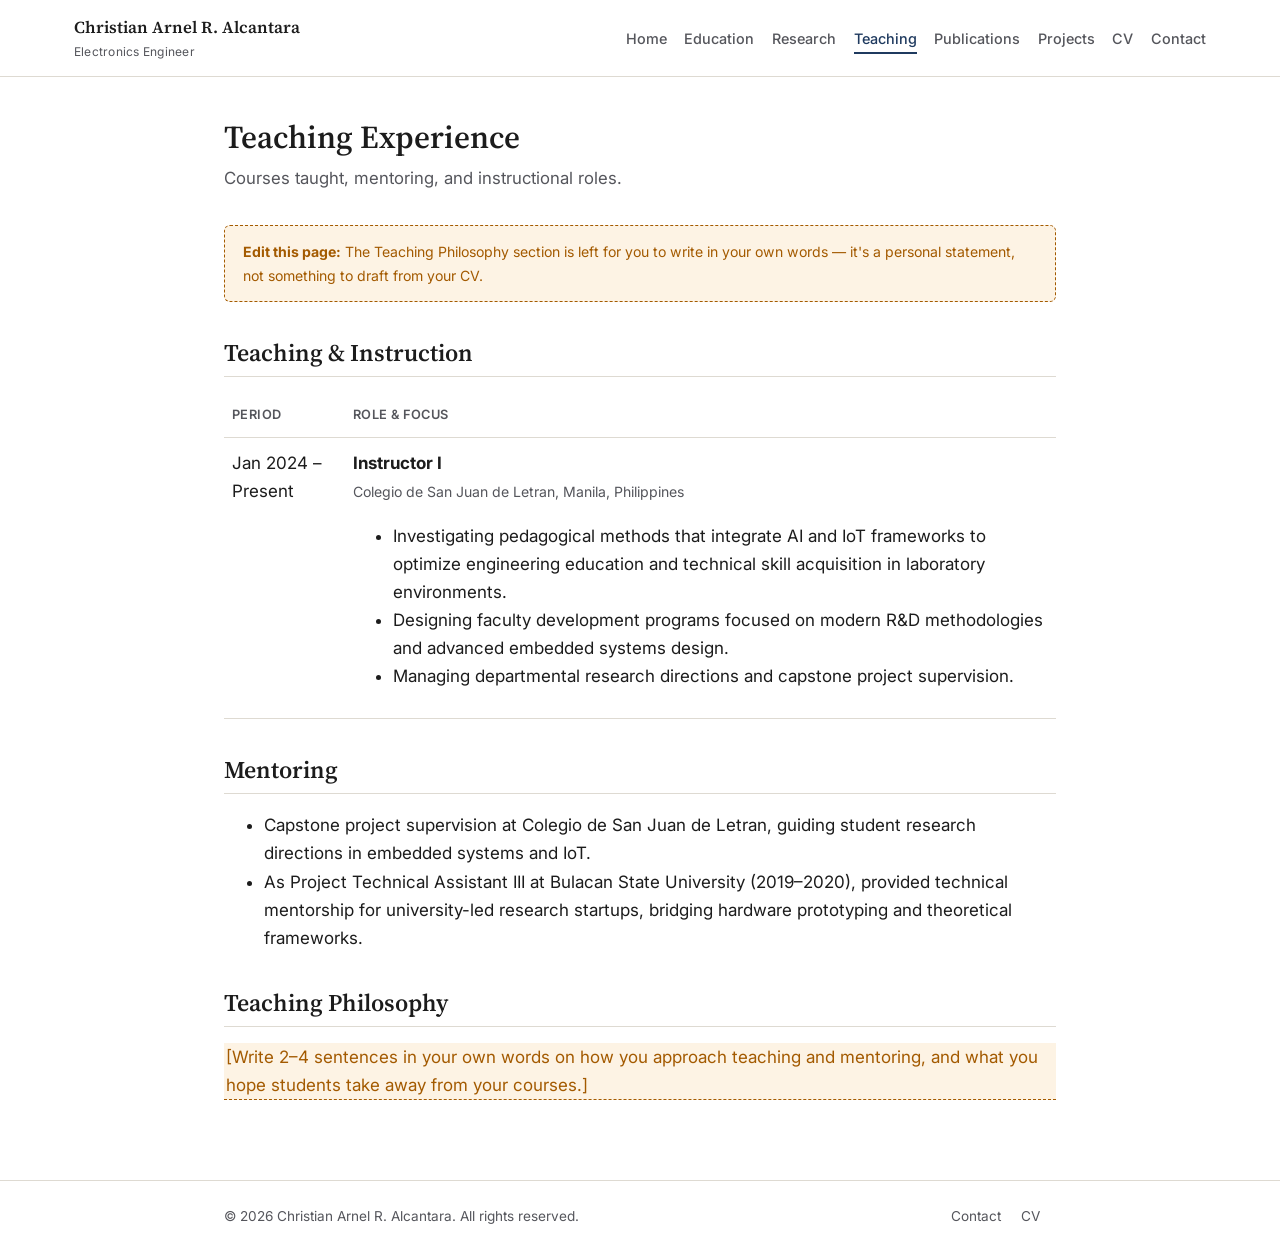
<file: teaching.html>
<!DOCTYPE html>
<html lang="en">
<head>
<meta charset="UTF-8">
<meta name="viewport" content="width=device-width, initial-scale=1.0">
<title>Teaching — Christian Arnel R. Alcantara</title>
<meta name="description" content="Teaching experience of Christian Arnel R. Alcantara.">
<link rel="icon" href="data:,">
<link rel="preconnect" href="https://fonts.googleapis.com">
<link href="https://fonts.googleapis.com/css2?family=Inter:wght@400;500;600&family=Source+Serif+Pro:wght@400;600;700&display=swap" rel="stylesheet">
<link rel="stylesheet" href="assets/css/style.css?v=2">
</head>
<body>

<header class="site-header">
  <div class="container">
    <a class="site-brand" href="index.html">Christian Arnel R. Alcantara <span>Electronics Engineer</span></a>
    <button class="nav-toggle" aria-label="Toggle navigation" aria-expanded="false">☰</button>
    <nav class="site-nav">
      <ul>
        <li><a href="index.html">Home</a></li>
        <li><a href="education.html">Education</a></li>
        <li><a href="research.html">Research</a></li>
        <li><a href="teaching.html" class="active">Teaching</a></li>
        <li><a href="publications.html">Publications</a></li>
        <li><a href="projects.html">Projects</a></li>
        <li><a href="cv.html">CV</a></li>
        <li><a href="contact.html">Contact</a></li>
      </ul>
    </nav>
  </div>
</header>

<main>
  <div class="container">
    <h1 class="page-title">Teaching Experience</h1>
    <p class="page-lede">Courses taught, mentoring, and instructional roles.</p>

    <div class="edit-note">
      <strong>Edit this page:</strong> The Teaching Philosophy section is left for you to write in your own
      words — it's a personal statement, not something to draft from your CV.
    </div>

    <h2>Teaching &amp; Instruction</h2>
    <table class="timeline">
      <tr><th>Period</th><th>Role &amp; Focus</th></tr>
      <tr>
        <td>Jan 2024 – Present</td>
        <td>
          <strong>Instructor I</strong><br>
          <span class="meta">Colegio de San Juan de Letran, Manila, Philippines</span>
          <ul>
            <li>Investigating pedagogical methods that integrate AI and IoT frameworks to optimize engineering education and technical skill acquisition in laboratory environments.</li>
            <li>Designing faculty development programs focused on modern R&amp;D methodologies and advanced embedded systems design.</li>
            <li>Managing departmental research directions and capstone project supervision.</li>
          </ul>
        </td>
      </tr>
    </table>

    <h2>Mentoring</h2>
    <ul>
      <li>Capstone project supervision at Colegio de San Juan de Letran, guiding student research directions in embedded systems and IoT.</li>
      <li>As Project Technical Assistant III at Bulacan State University (2019–2020), provided technical mentorship for university-led research startups, bridging hardware prototyping and theoretical frameworks.</li>
    </ul>

    <h2>Teaching Philosophy</h2>
    <p class="edit-me">
      [Write 2–4 sentences in your own words on how you approach teaching and mentoring, and what you hope
      students take away from your courses.]
    </p>
  </div>
</main>

<footer class="site-footer">
  <div class="container">
    <div>© <span data-year>2026</span> Christian Arnel R. Alcantara. All rights reserved.</div>
    <div class="footer-links">
      <a href="contact.html">Contact</a>
      <a href="cv.html">CV</a>
    </div>
  </div>
</footer>

<script src="assets/js/main.js"></script>
</body>
</html>
</file>
<file: assets/css/style.css>
/* =========================================================
   Academic Portfolio — Base Stylesheet
   Simple, formal, content-first layout.
   ========================================================= */

:root {
  --color-bg: #ffffff;
  --color-bg-alt: #f6f5f2;
  --color-text: #1c1c1c;
  --color-text-muted: #55565c;
  --color-accent: #1f3a5f;      /* navy */
  --color-accent-dark: #142944;
  --color-border: #dedad2;
  --color-edit: #a35a00;
  --color-edit-bg: #fdf3e4;
  --font-serif: "Source Serif Pro", Georgia, "Times New Roman", serif;
  --font-sans: "Inter", -apple-system, BlinkMacSystemFont, "Segoe UI", Roboto, Helvetica, Arial, sans-serif;
  --max-width: 880px;
}

@media (prefers-color-scheme: dark) {
  :root {
    --color-bg: #14171c;
    --color-bg-alt: #1b1f26;
    --color-text: #e9e8e4;
    --color-text-muted: #a9adb6;
    --color-accent: #7fa2d1;
    --color-accent-dark: #a9c3e6;
    --color-border: #2c313a;
    --color-edit: #e0a75a;
    --color-edit-bg: #2a2418;
  }
}

* { box-sizing: border-box; }

html { scroll-behavior: smooth; }

body {
  margin: 0;
  background: var(--color-bg);
  color: var(--color-text);
  font-family: var(--font-sans);
  font-size: 17px;
  line-height: 1.65;
  -webkit-font-smoothing: antialiased;
}

h1, h2, h3, h4 {
  font-family: var(--font-serif);
  color: var(--color-text);
  line-height: 1.25;
  font-weight: 600;
}

h1 { font-size: 2rem; margin: 0 0 .25rem; }
h2 { font-size: 1.5rem; margin: 2.25rem 0 1rem; padding-bottom: .5rem; border-bottom: 1px solid var(--color-border); }
h3 { font-size: 1.15rem; margin: 1.5rem 0 .5rem; }

p { margin: 0 0 1rem; }

a { color: var(--color-accent); text-decoration: none; }
a:hover { text-decoration: underline; }

.container {
  max-width: var(--max-width);
  margin: 0 auto;
  padding: 0 1.5rem;
}

/* ---------- Header / Nav ---------- */

.site-header {
  border-bottom: 1px solid var(--color-border);
  background: var(--color-bg);
  position: sticky;
  top: 0;
  z-index: 20;
}

.site-header .container {
  display: flex;
  align-items: center;
  justify-content: space-between;
  padding-top: .9rem;
  padding-bottom: .9rem;
  max-width: 1180px;
}

.site-brand {
  font-family: var(--font-serif);
  font-weight: 600;
  font-size: 1.05rem;
  color: var(--color-text);
  white-space: nowrap;
}

.site-brand span {
  display: block;
  font-family: var(--font-sans);
  font-weight: 400;
  font-size: .75rem;
  color: var(--color-text-muted);
  letter-spacing: .02em;
}

.nav-toggle {
  display: none;
  background: none;
  border: 1px solid var(--color-border);
  border-radius: 4px;
  padding: .4rem .6rem;
  font-size: 1rem;
  color: var(--color-text);
  cursor: pointer;
}

nav.site-nav ul {
  list-style: none;
  display: flex;
  flex-wrap: nowrap;
  gap: 1.1rem;
  margin: 0;
  padding: 0;
}

nav.site-nav a {
  color: var(--color-text-muted);
  font-size: .9rem;
  font-weight: 500;
  padding: .3rem 0;
  white-space: nowrap;
  border-bottom: 2px solid transparent;
}

nav.site-nav a:hover,
nav.site-nav a.active {
  color: var(--color-accent);
  text-decoration: none;
  border-bottom-color: var(--color-accent);
}

@media (max-width: 1080px) {
  .nav-toggle { display: inline-block; }
  nav.site-nav {
    display: none;
    width: 100%;
    border-top: 1px solid var(--color-border);
  }
  nav.site-nav.open { display: block; }
  nav.site-nav ul {
    flex-direction: column;
    flex-wrap: wrap;
    gap: 0;
    padding: .5rem 0;
  }
  nav.site-nav a {
    display: block;
    padding: .6rem 0;
  }
  .site-header .container { flex-wrap: wrap; }
}

/* ---------- Hero (home page) ---------- */

.hero {
  padding: 3rem 0 2.5rem;
  border-bottom: 1px solid var(--color-border);
  background: var(--color-bg-alt);
}

.hero-inner {
  display: flex;
  gap: 2rem;
  align-items: center;
  flex-wrap: wrap;
}

.avatar {
  width: 128px;
  height: 128px;
  border-radius: 50%;
  background: var(--color-accent);
  color: #fff;
  display: flex;
  align-items: center;
  justify-content: center;
  font-family: var(--font-serif);
  font-size: 2.4rem;
  font-weight: 600;
  flex-shrink: 0;
  border: 3px solid var(--color-bg);
  box-shadow: 0 0 0 1px var(--color-border);
}

.avatar-photo {
  width: 148px;
  height: 185px;
  object-fit: cover;
  object-position: top center;
  border-radius: 6px;
  flex-shrink: 0;
  border: 1px solid var(--color-border);
  box-shadow: 0 1px 3px rgba(0, 0, 0, 0.12);
}

.hero-text { flex: 1; min-width: 260px; }

.credentials {
  color: var(--color-text-muted);
  font-size: .95rem;
  margin-bottom: .6rem;
}

.tagline {
  font-size: 1.05rem;
  color: var(--color-text-muted);
  margin-bottom: 1rem;
}

.hero-links {
  display: flex;
  flex-wrap: wrap;
  gap: .6rem;
}

.btn {
  display: inline-block;
  padding: .5rem 1rem;
  border: 1px solid var(--color-accent);
  border-radius: 4px;
  color: var(--color-accent);
  font-size: .9rem;
  font-weight: 500;
}

.btn:hover { background: var(--color-accent); color: #fff; text-decoration: none; }

.btn.primary { background: var(--color-accent); color: #fff; }
.btn.primary:hover { background: var(--color-accent-dark); border-color: var(--color-accent-dark); }

/* ---------- Main content ---------- */

main { padding: 2.5rem 0 4rem; }

.page-title { margin-bottom: .5rem; }
.page-lede {
  color: var(--color-text-muted);
  font-size: 1.05rem;
  margin-bottom: 2rem;
}

.card {
  border: 1px solid var(--color-border);
  border-radius: 6px;
  padding: 1.25rem 1.4rem;
  margin-bottom: 1.1rem;
  background: var(--color-bg);
}

.card h3 { margin-top: 0; }

.meta {
  color: var(--color-text-muted);
  font-size: .88rem;
  margin: -.3rem 0 .6rem;
}

.tag-list {
  list-style: none;
  display: flex;
  flex-wrap: wrap;
  gap: .5rem;
  padding: 0;
  margin: 0 0 1rem;
}

.tag-list li {
  background: var(--color-bg-alt);
  border: 1px solid var(--color-border);
  border-radius: 999px;
  padding: .25rem .75rem;
  font-size: .82rem;
  color: var(--color-text-muted);
}

table.timeline {
  width: 100%;
  border-collapse: collapse;
  margin-bottom: 1.5rem;
}

table.timeline th, table.timeline td {
  text-align: left;
  padding: .7rem .5rem;
  border-bottom: 1px solid var(--color-border);
  vertical-align: top;
}

table.timeline th {
  color: var(--color-text-muted);
  font-weight: 600;
  font-size: .8rem;
  text-transform: uppercase;
  letter-spacing: .03em;
}

.pub-list { list-style: none; padding: 0; margin: 0; }
.pub-list li {
  padding: 1rem 0;
  border-bottom: 1px solid var(--color-border);
}
.pub-list li:first-child { padding-top: 0; }

.pub-authors { color: var(--color-text-muted); font-size: .92rem; }
.pub-venue { color: var(--color-text-muted); font-style: italic; font-size: .92rem; }

.project-grid {
  display: grid;
  grid-template-columns: repeat(auto-fit, minmax(260px, 1fr));
  gap: 1.1rem;
}

/* ---------- Editable placeholder markers ---------- */

.edit-me {
  background: var(--color-edit-bg);
  color: var(--color-edit);
  border-bottom: 1px dashed var(--color-edit);
  padding: 0 .15rem;
}

.edit-note {
  border: 1px dashed var(--color-edit);
  background: var(--color-edit-bg);
  color: var(--color-edit);
  border-radius: 6px;
  padding: .9rem 1.1rem;
  font-size: .88rem;
  margin-bottom: 2rem;
}

.edit-note strong { color: var(--color-edit); }

/* ---------- Footer ---------- */

.site-footer {
  border-top: 1px solid var(--color-border);
  padding: 1.5rem 0;
  color: var(--color-text-muted);
  font-size: .85rem;
}

.site-footer .container {
  display: flex;
  flex-wrap: wrap;
  gap: .5rem 1.5rem;
  justify-content: space-between;
}

.footer-links a { color: var(--color-text-muted); margin-right: 1rem; }
</file>
